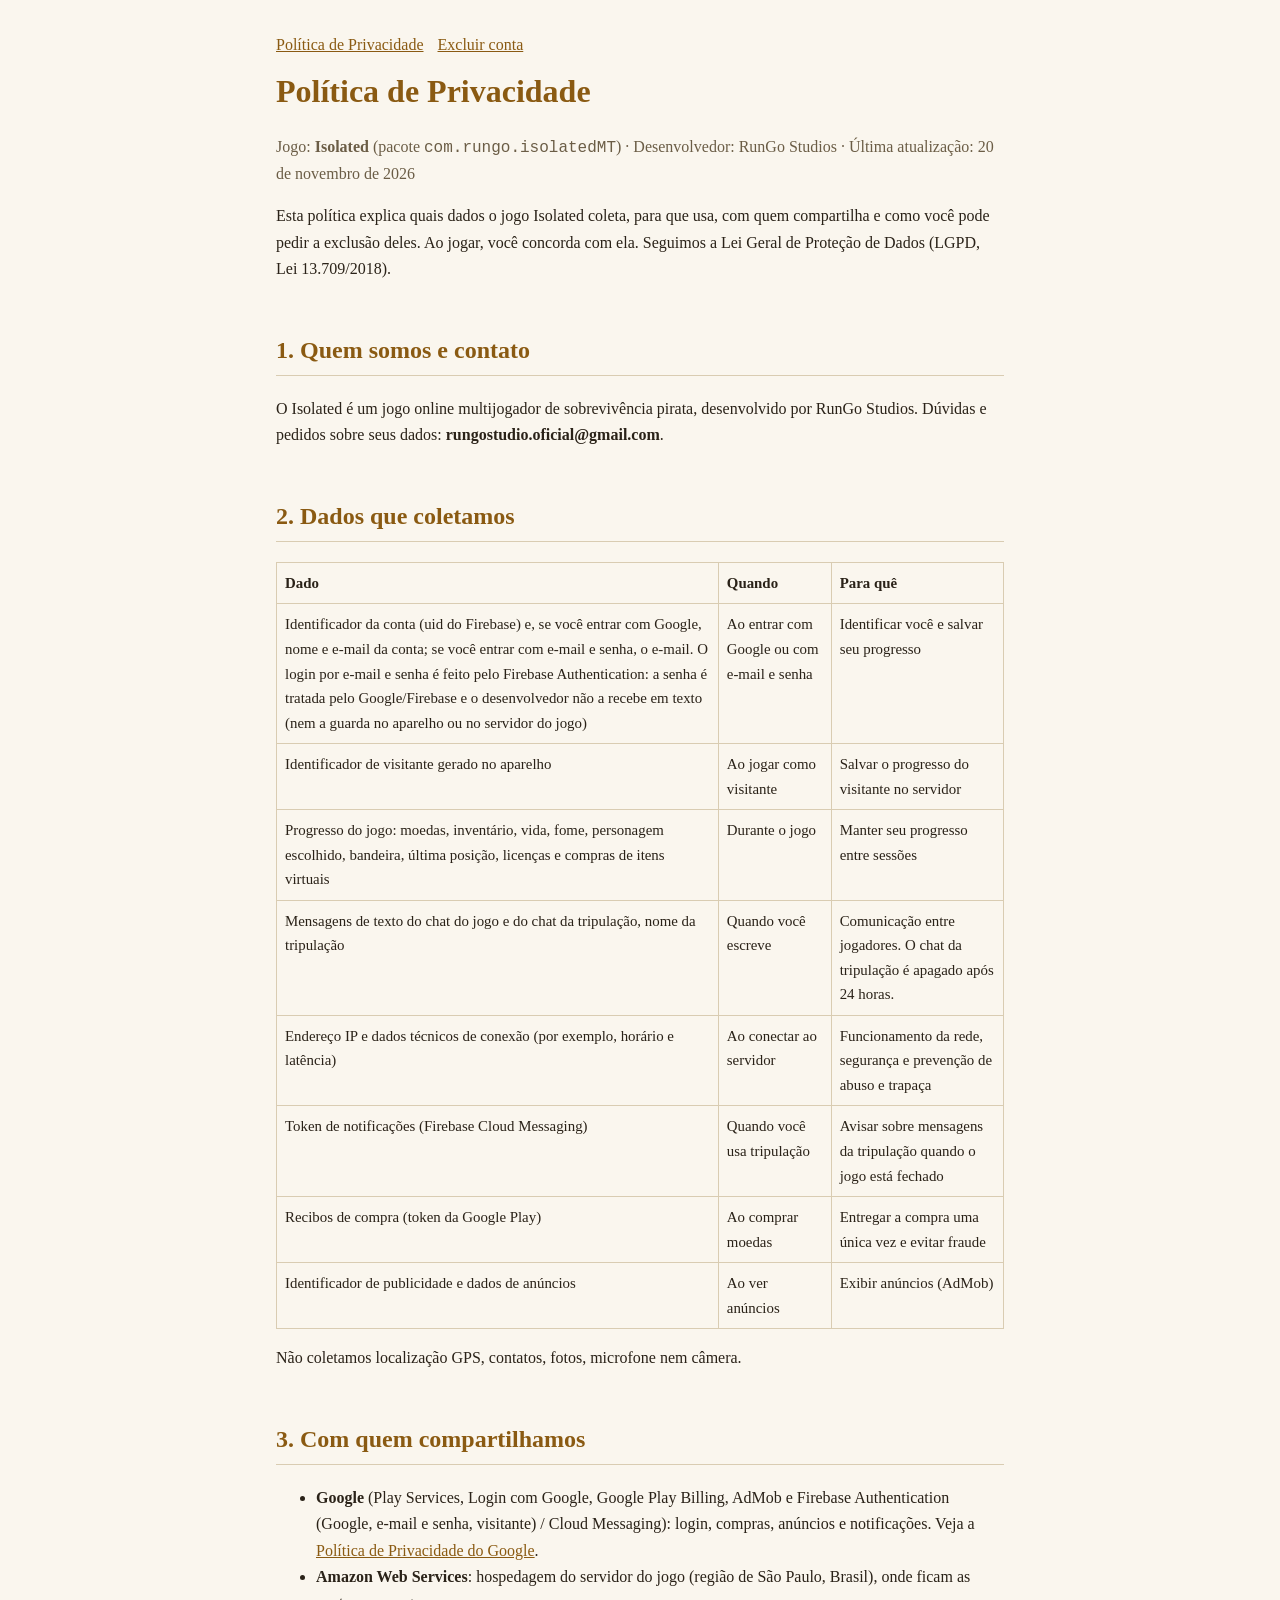
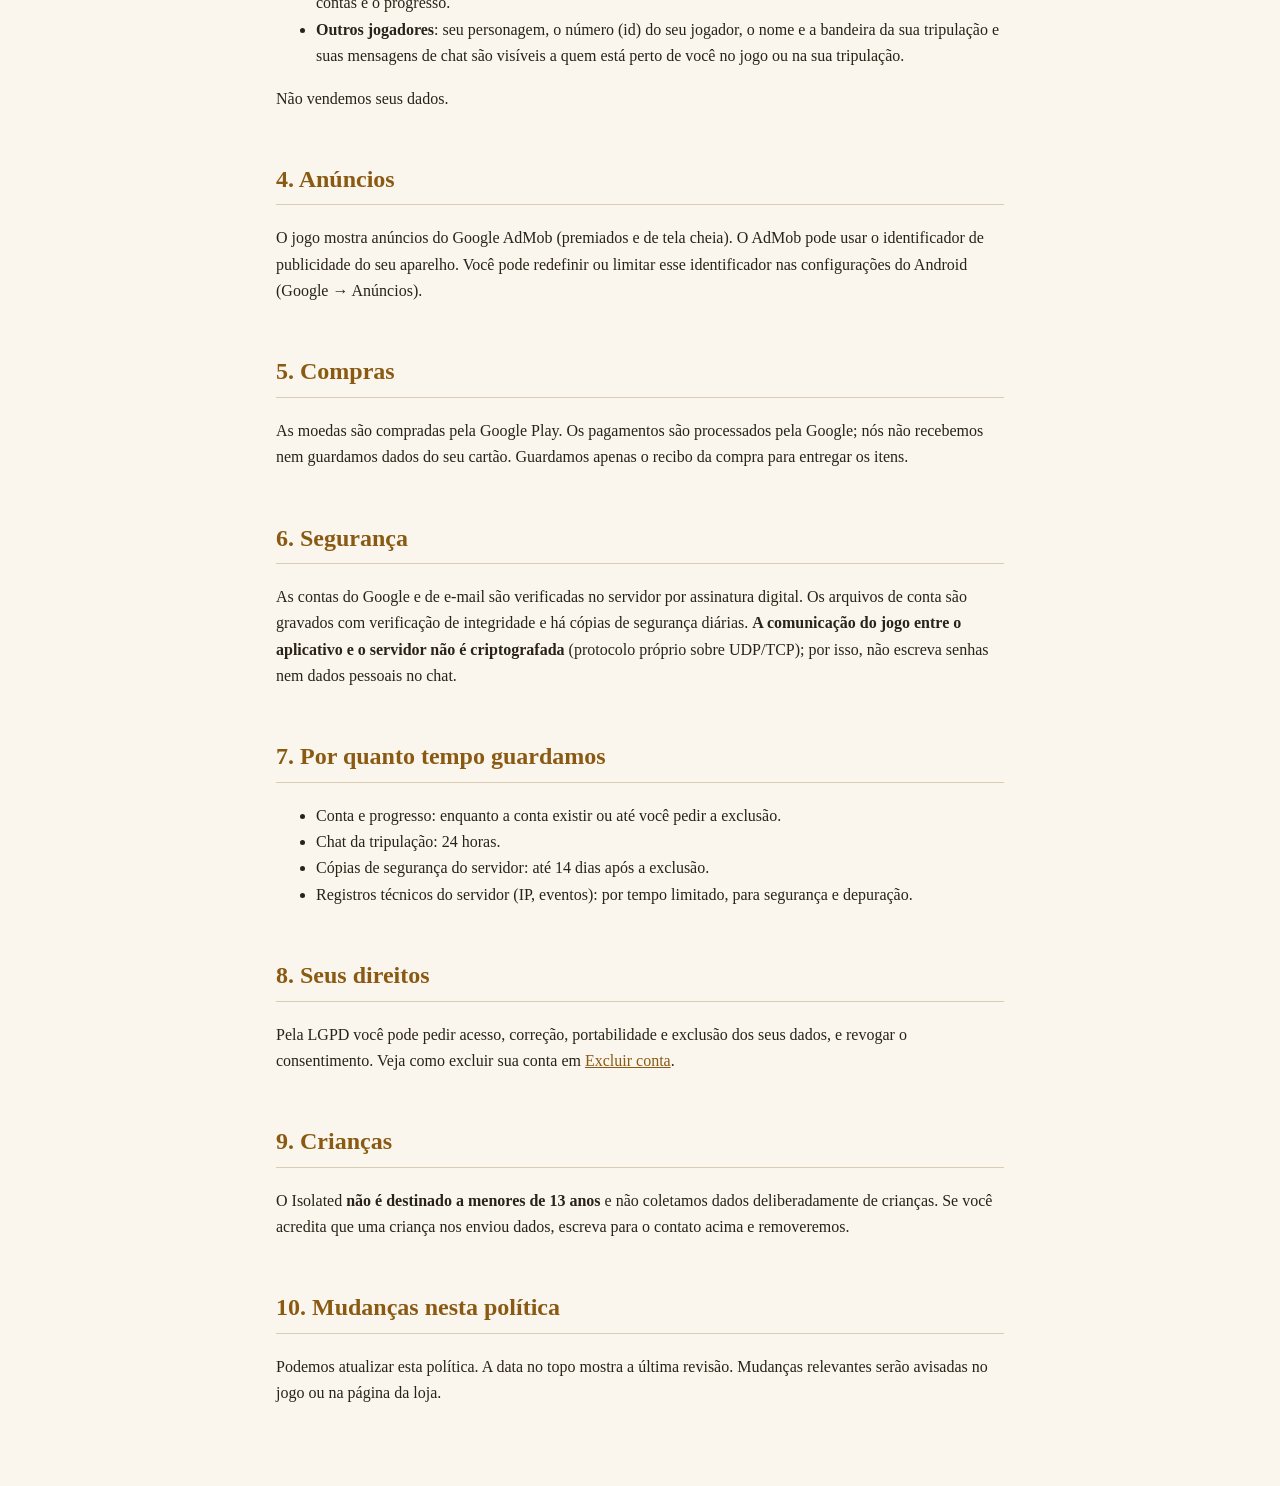
<file: docs/index.html>
<!doctype html>
<html lang="pt-BR"><head><meta charset="utf-8"><meta name="viewport" content="width=device-width,initial-scale=1">
<title>Política de Privacidade — Isolated</title><link rel="stylesheet" href="style.css"></head><body><main>
<nav><a href="index.html">Política de Privacidade</a><a href="excluir-conta.html">Excluir conta</a></nav>
<h1>Política de Privacidade</h1>
<p class="mut">Jogo: <b>Isolated</b> (pacote <code>com.rungo.isolatedMT</code>) · Desenvolvedor: RunGo Studios · Última atualização: 20 de novembro de 2026</p>

<p>Esta política explica quais dados o jogo Isolated coleta, para que usa, com quem compartilha e como você pode pedir a exclusão deles. Ao jogar, você concorda com ela. Seguimos a Lei Geral de Proteção de Dados (LGPD, Lei 13.709/2018).</p>

<h2>1. Quem somos e contato</h2>
<p>O Isolated é um jogo online multijogador de sobrevivência pirata, desenvolvido por RunGo Studios. Dúvidas e pedidos sobre seus dados: <b>rungostudio.oficial@gmail.com</b>.</p>

<h2>2. Dados que coletamos</h2>
<table>
<tr><th>Dado</th><th>Quando</th><th>Para quê</th></tr>
<tr><td>Identificador da conta (uid do Firebase) e, se você entrar com Google, nome e e-mail da conta; se você entrar com e-mail e senha, o e-mail. O login por e-mail e senha é feito pelo Firebase Authentication: a senha é tratada pelo Google/Firebase e o desenvolvedor não a recebe em texto (nem a guarda no aparelho ou no servidor do jogo)</td><td>Ao entrar com Google ou com e-mail e senha</td><td>Identificar você e salvar seu progresso</td></tr>
<tr><td>Identificador de visitante gerado no aparelho</td><td>Ao jogar como visitante</td><td>Salvar o progresso do visitante no servidor</td></tr>
<tr><td>Progresso do jogo: moedas, inventário, vida, fome, personagem escolhido, bandeira, última posição, licenças e compras de itens virtuais</td><td>Durante o jogo</td><td>Manter seu progresso entre sessões</td></tr>
<tr><td>Mensagens de texto do chat do jogo e do chat da tripulação, nome da tripulação</td><td>Quando você escreve</td><td>Comunicação entre jogadores. O chat da tripulação é apagado após 24 horas.</td></tr>
<tr><td>Endereço IP e dados técnicos de conexão (por exemplo, horário e latência)</td><td>Ao conectar ao servidor</td><td>Funcionamento da rede, segurança e prevenção de abuso e trapaça</td></tr>
<tr><td>Token de notificações (Firebase Cloud Messaging)</td><td>Quando você usa tripulação</td><td>Avisar sobre mensagens da tripulação quando o jogo está fechado</td></tr>
<tr><td>Recibos de compra (token da Google Play)</td><td>Ao comprar moedas</td><td>Entregar a compra uma única vez e evitar fraude</td></tr>
<tr><td>Identificador de publicidade e dados de anúncios</td><td>Ao ver anúncios</td><td>Exibir anúncios (AdMob)</td></tr>
</table>
<p>Não coletamos localização GPS, contatos, fotos, microfone nem câmera.</p>

<h2>3. Com quem compartilhamos</h2>
<ul>
<li><b>Google</b> (Play Services, Login com Google, Google Play Billing, AdMob e Firebase Authentication (Google, e-mail e senha, visitante) / Cloud Messaging): login, compras, anúncios e notificações. Veja a <a href="https://policies.google.com/privacy">Política de Privacidade do Google</a>.</li>
<li><b>Amazon Web Services</b>: hospedagem do servidor do jogo (região de São Paulo, Brasil), onde ficam as contas e o progresso.</li>
<li><b>Outros jogadores</b>: seu personagem, o número (id) do seu jogador, o nome e a bandeira da sua tripulação e suas mensagens de chat são visíveis a quem está perto de você no jogo ou na sua tripulação.</li>
</ul>
<p>Não vendemos seus dados.</p>

<h2>4. Anúncios</h2>
<p>O jogo mostra anúncios do Google AdMob (premiados e de tela cheia). O AdMob pode usar o identificador de publicidade do seu aparelho. Você pode redefinir ou limitar esse identificador nas configurações do Android (Google → Anúncios).</p>

<h2>5. Compras</h2>
<p>As moedas são compradas pela Google Play. Os pagamentos são processados pela Google; nós não recebemos nem guardamos dados do seu cartão. Guardamos apenas o recibo da compra para entregar os itens.</p>

<h2>6. Segurança</h2>
<p>As contas do Google e de e-mail são verificadas no servidor por assinatura digital. Os arquivos de conta são gravados com verificação de integridade e há cópias de segurança diárias. <b>A comunicação do jogo entre o aplicativo e o servidor não é criptografada</b> (protocolo próprio sobre UDP/TCP); por isso, não escreva senhas nem dados pessoais no chat.</p>

<h2>7. Por quanto tempo guardamos</h2>
<ul>
<li>Conta e progresso: enquanto a conta existir ou até você pedir a exclusão.</li>
<li>Chat da tripulação: 24 horas.</li>
<li>Cópias de segurança do servidor: até 14 dias após a exclusão.</li>
<li>Registros técnicos do servidor (IP, eventos): por tempo limitado, para segurança e depuração.</li>
</ul>

<h2>8. Seus direitos</h2>
<p>Pela LGPD você pode pedir acesso, correção, portabilidade e exclusão dos seus dados, e revogar o consentimento. Veja como excluir sua conta em <a href="excluir-conta.html">Excluir conta</a>.</p>

<h2>9. Crianças</h2>
<p>O Isolated <b>não é destinado a menores de 13 anos</b> e não coletamos dados deliberadamente de crianças. Se você acredita que uma criança nos enviou dados, escreva para o contato acima e removeremos.</p>

<h2>10. Mudanças nesta política</h2>
<p>Podemos atualizar esta política. A data no topo mostra a última revisão. Mudanças relevantes serão avisadas no jogo ou na página da loja.</p>
</main></body></html>
</file>
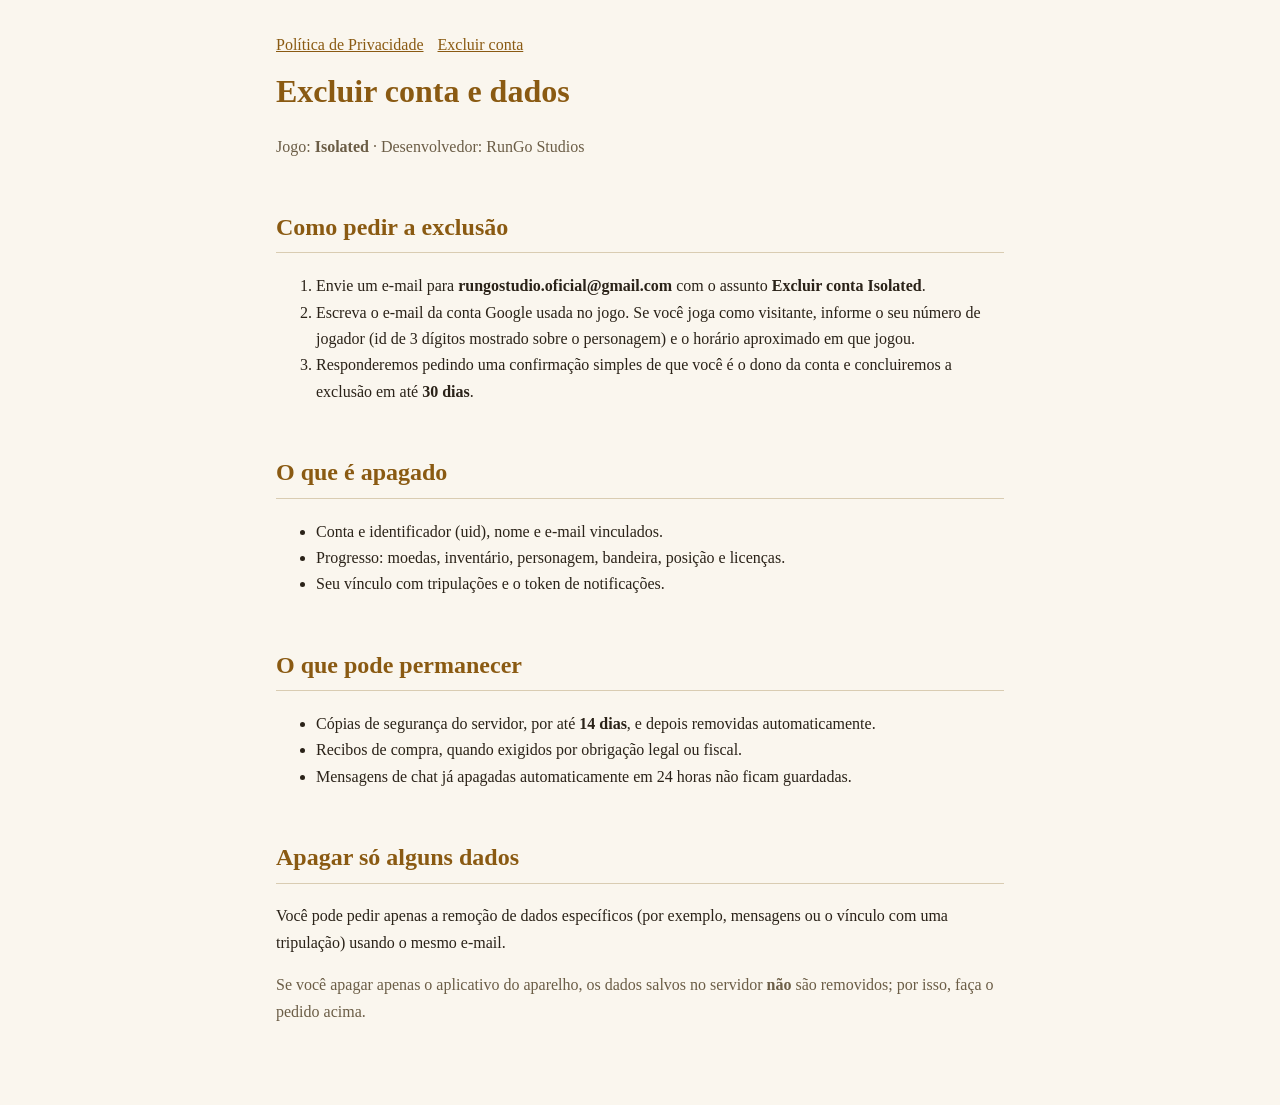
<file: docs/excluir-conta.html>
<!doctype html>
<html lang="pt-BR"><head><meta charset="utf-8"><meta name="viewport" content="width=device-width,initial-scale=1">
<title>Excluir conta — Isolated</title><link rel="stylesheet" href="style.css"></head><body><main>
<nav><a href="index.html">Política de Privacidade</a><a href="excluir-conta.html">Excluir conta</a></nav>
<h1>Excluir conta e dados</h1>
<p class="mut">Jogo: <b>Isolated</b> · Desenvolvedor: RunGo Studios</p>

<h2>Como pedir a exclusão</h2>
<ol>
<li>Envie um e-mail para <b>rungostudio.oficial@gmail.com</b> com o assunto <b>Excluir conta Isolated</b>.</li>
<li>Escreva o e-mail da conta Google usada no jogo. Se você joga como visitante, informe o seu número de jogador (id de 3 dígitos mostrado sobre o personagem) e o horário aproximado em que jogou.</li>
<li>Responderemos pedindo uma confirmação simples de que você é o dono da conta e concluiremos a exclusão em até <b>30 dias</b>.</li>
</ol>

<h2>O que é apagado</h2>
<ul>
<li>Conta e identificador (uid), nome e e-mail vinculados.</li>
<li>Progresso: moedas, inventário, personagem, bandeira, posição e licenças.</li>
<li>Seu vínculo com tripulações e o token de notificações.</li>
</ul>

<h2>O que pode permanecer</h2>
<ul>
<li>Cópias de segurança do servidor, por até <b>14 dias</b>, e depois removidas automaticamente.</li>
<li>Recibos de compra, quando exigidos por obrigação legal ou fiscal.</li>
<li>Mensagens de chat já apagadas automaticamente em 24 horas não ficam guardadas.</li>
</ul>

<h2>Apagar só alguns dados</h2>
<p>Você pode pedir apenas a remoção de dados específicos (por exemplo, mensagens ou o vínculo com uma tripulação) usando o mesmo e-mail.</p>
<p class="mut">Se você apagar apenas o aplicativo do aparelho, os dados salvos no servidor <b>não</b> são removidos; por isso, faça o pedido acima.</p>
</main></body></html>
</file>
<file: docs/style.css>
:root{--bg:#14110d;--fg:#eadfca;--mut:#a89b82;--gold:#e0b45a;--line:#3a3022}
@media (prefers-color-scheme:light){:root{--bg:#faf6ee;--fg:#2a2218;--mut:#6b5d46;--gold:#8a5a12;--line:#d9ccb2}}
*{box-sizing:border-box}body{margin:0;background:var(--bg);color:var(--fg);font:16px/1.65 Georgia,serif}
main{max-width:760px;margin:0 auto;padding:32px 16px 64px}
h1{color:var(--gold);font-size:2rem;margin:.2em 0}h2{color:var(--gold);margin-top:2em;border-bottom:1px solid var(--line);padding-bottom:.2em}
a{color:var(--gold)}table{border-collapse:collapse;width:100%;font-size:.93rem}th,td{border:1px solid var(--line);padding:8px;text-align:left;vertical-align:top}
.mut{color:var(--mut)}nav a{margin-right:14px}
</file>
